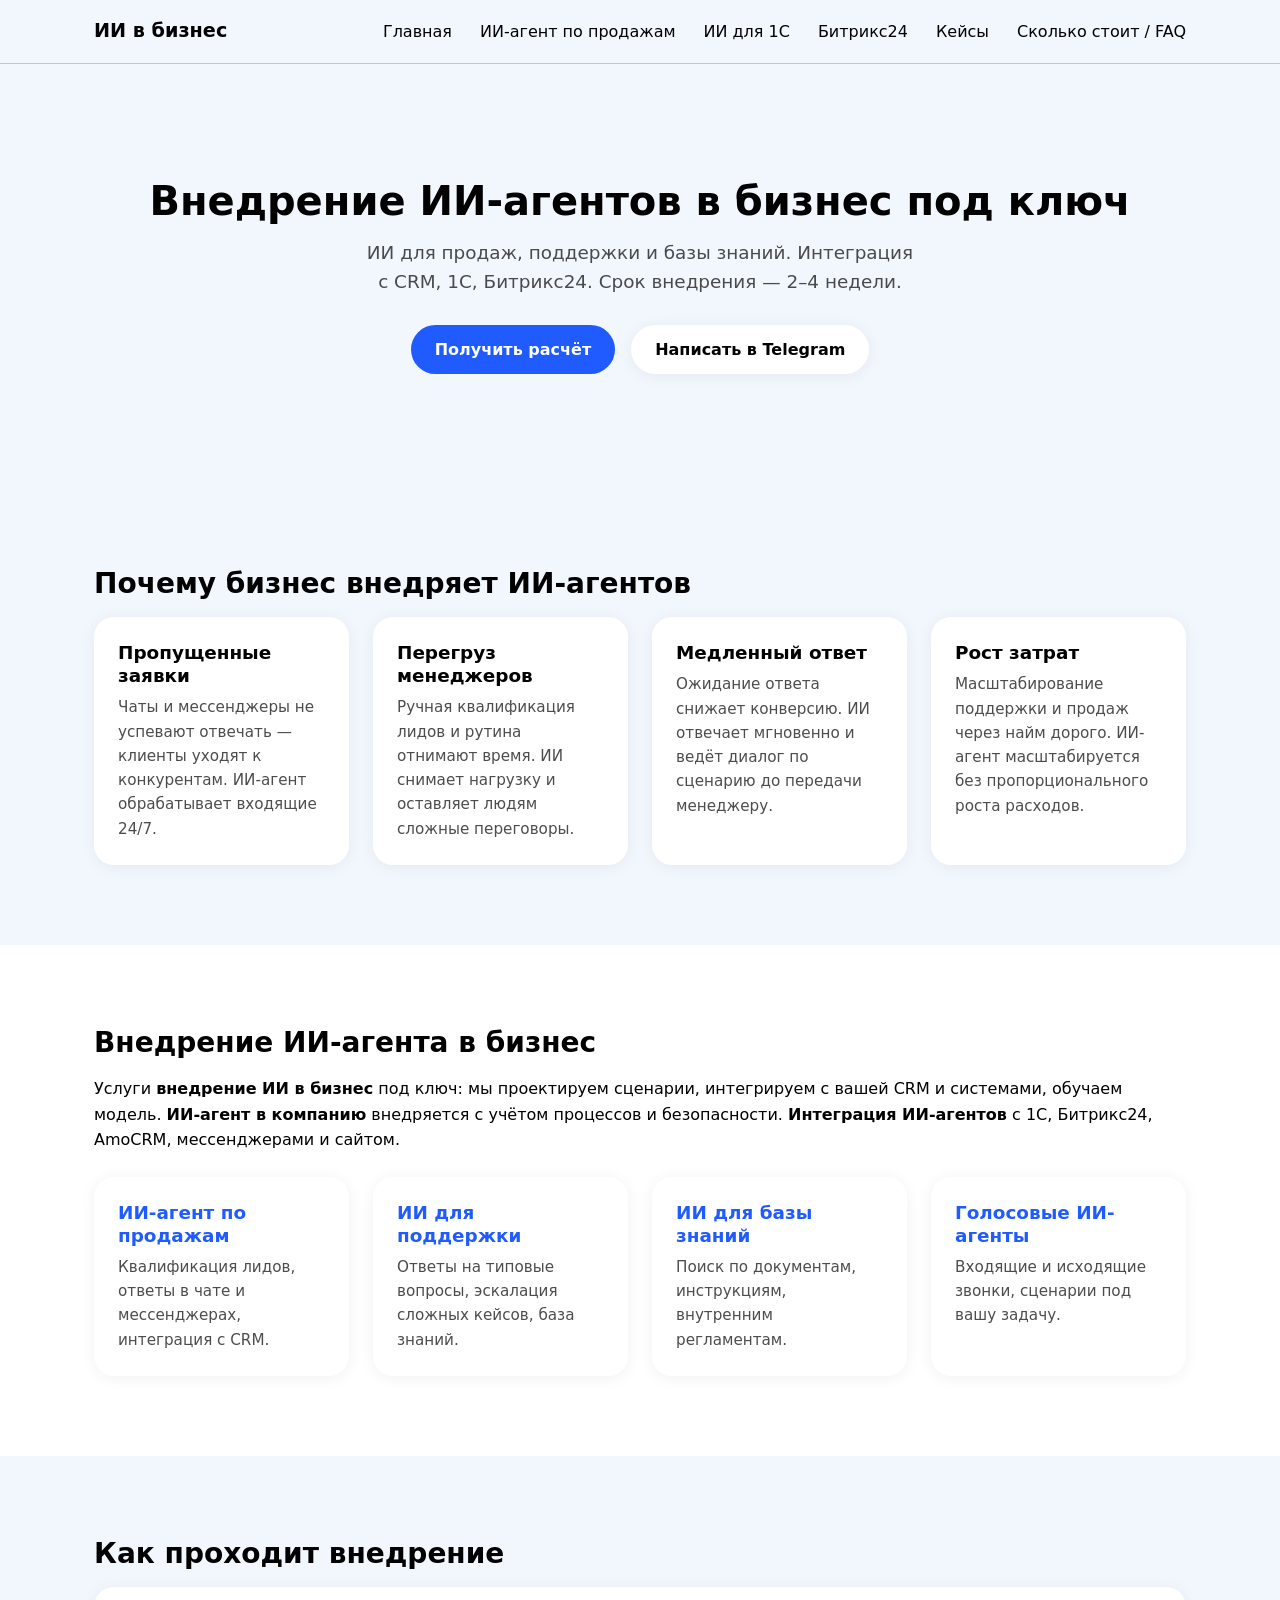
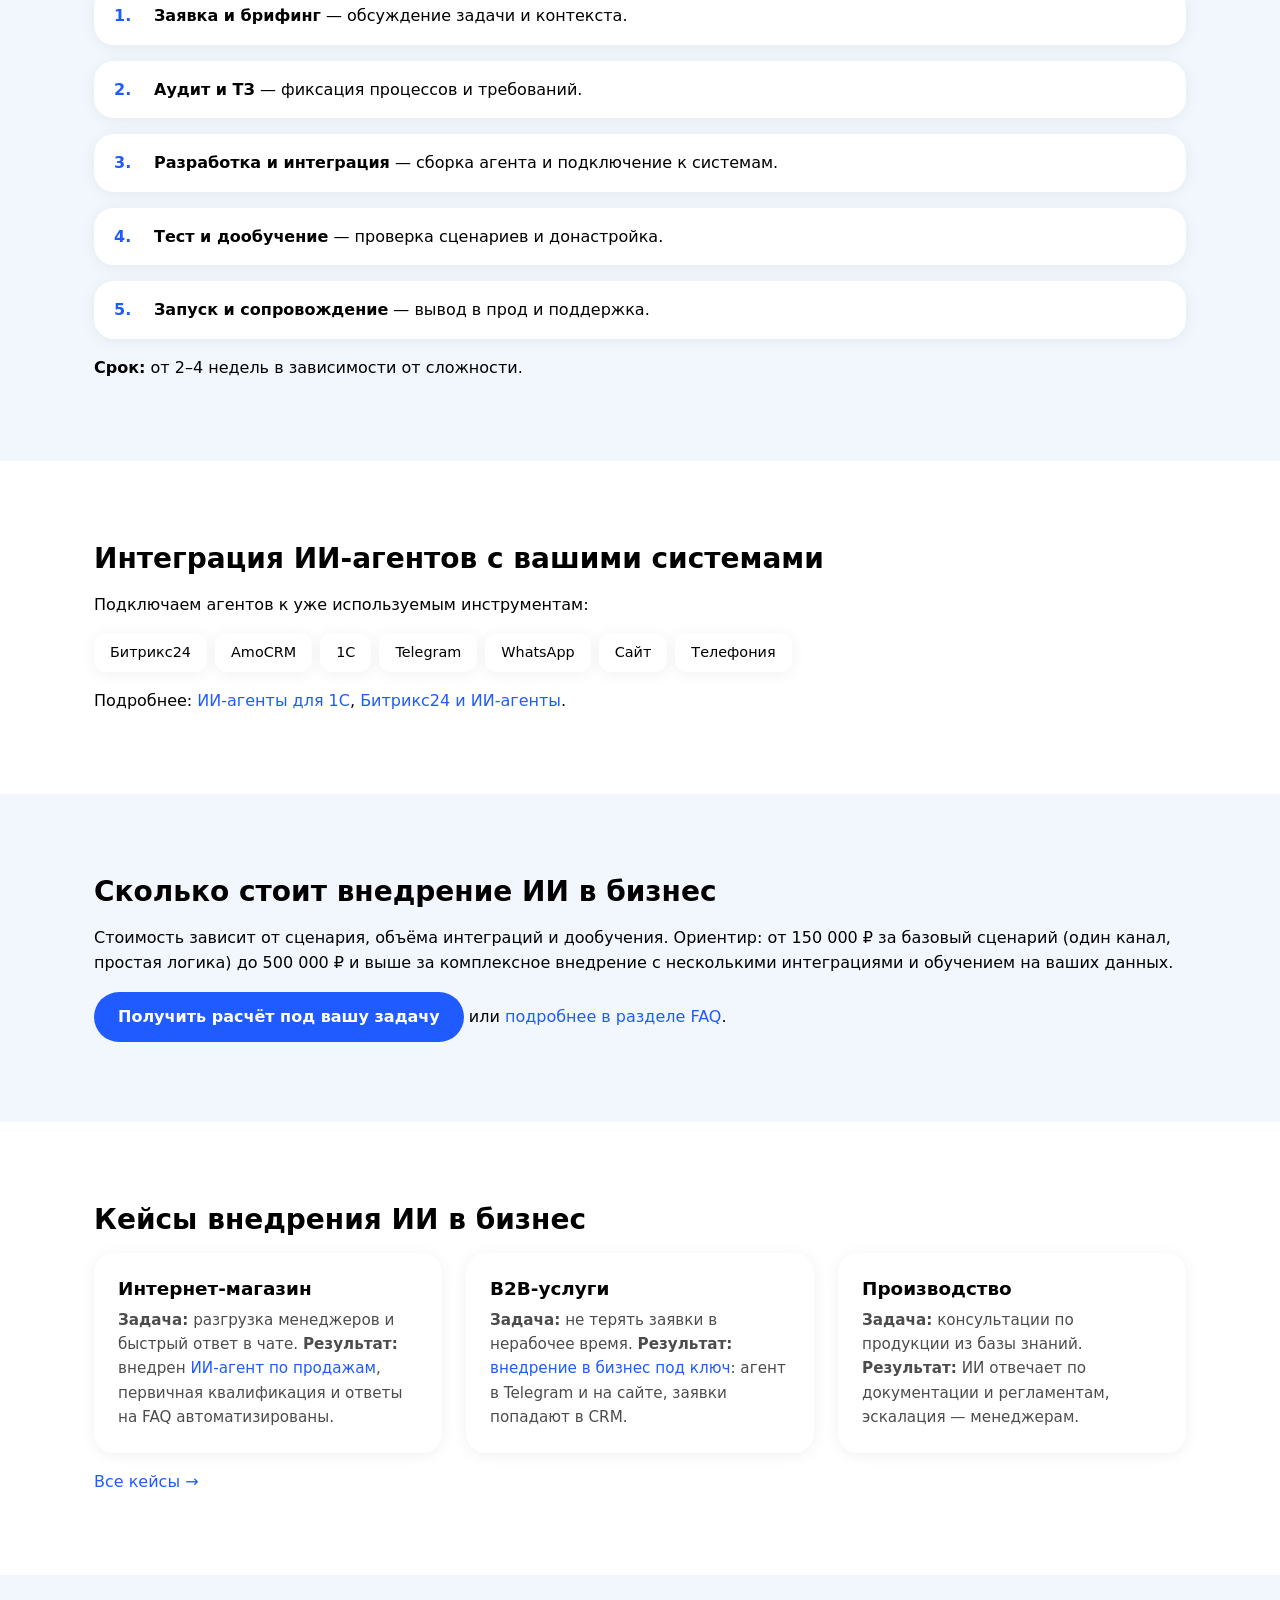
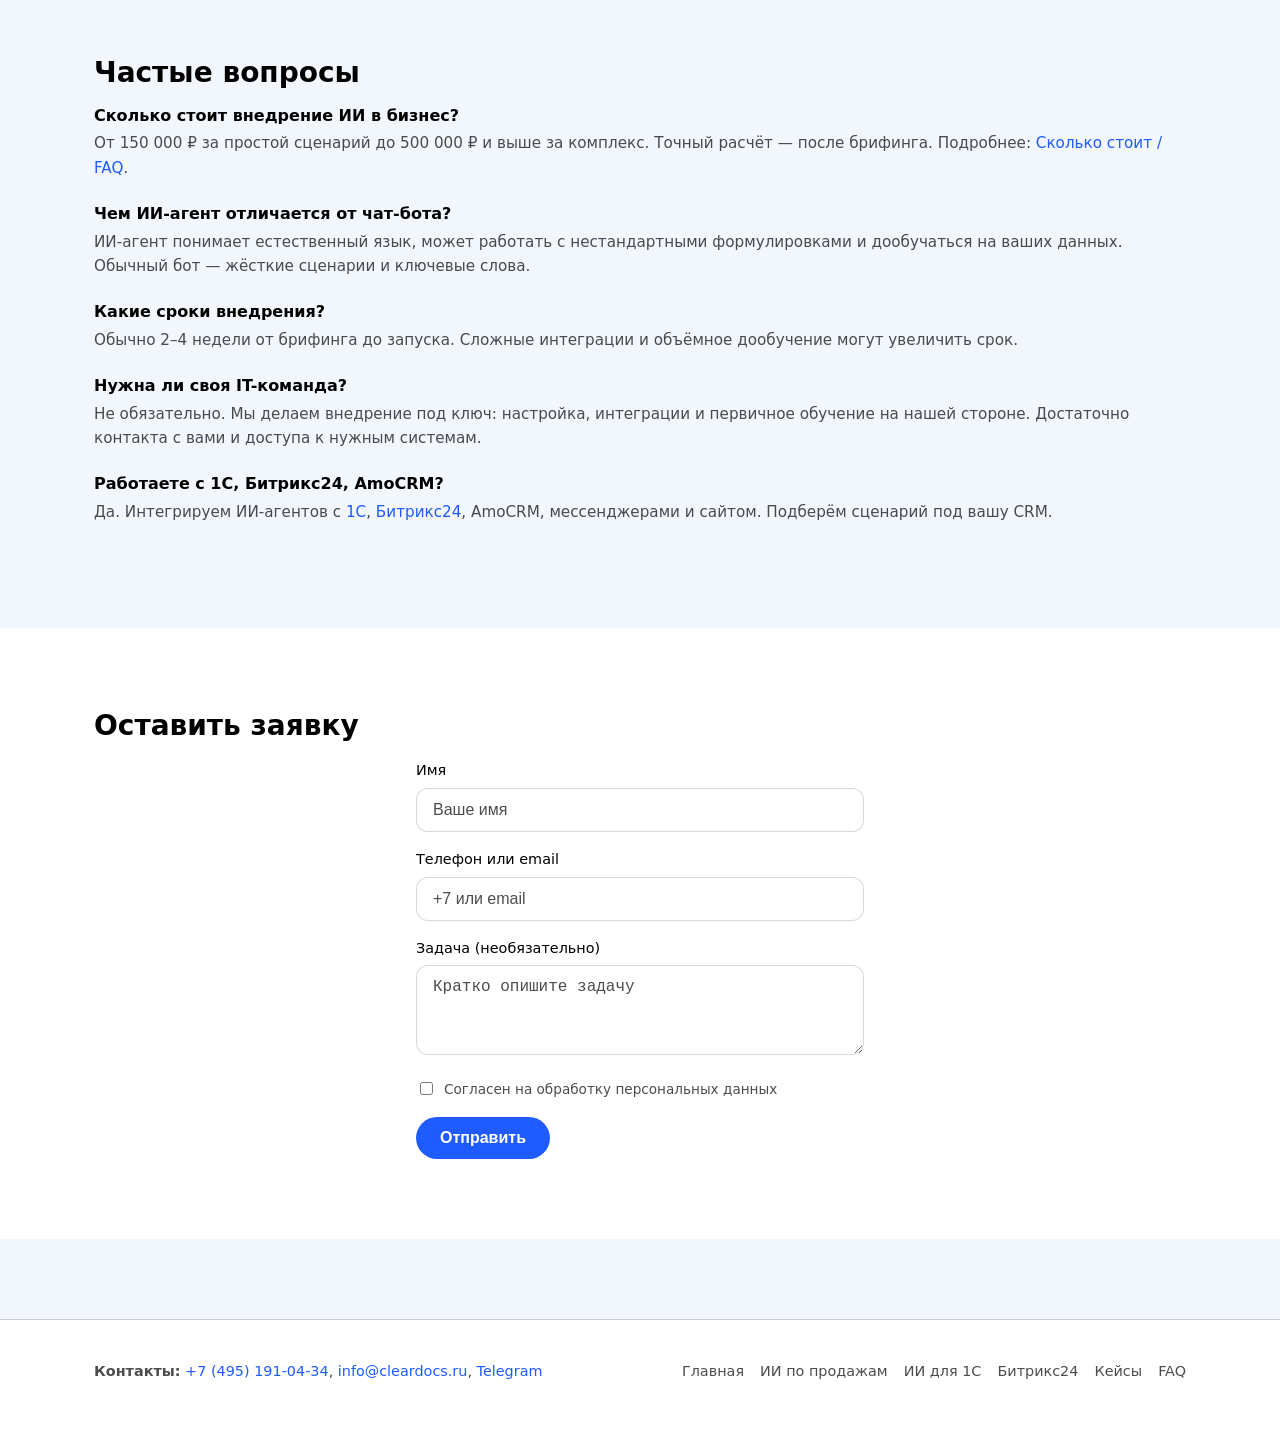
<file: index.html>
<!DOCTYPE html>
<html lang="ru">
<head>
  <meta charset="UTF-8">
  <meta name="viewport" content="width=device-width, initial-scale=1.0">
  <meta name="yandex-verification" content="33d90b6be728fe25">
  <title>Внедрение ИИ в бизнес под ключ — разработка ИИ-агентов для компании</title>
  <meta name="description" content="Внедрение ИИ-агентов в бизнес под ключ: продажи, поддержка, CRM, 1С, Битрикс24. Срок 2–4 недели. Услуги внедрения ИИ в бизнес и интеграция ИИ-агентов.">
  <link rel="icon" href="images/favicon.svg" type="image/svg+xml">
  <link rel="stylesheet" href="css/style.css">
  <!-- Yandex.Metrika counter -->
  <script type="text/javascript">
    (function(m,e,t,r,i,k,a){
        m[i]=m[i]||function(){(m[i].a=m[i].a||[]).push(arguments)};
        m[i].l=1*new Date();
        for (var j = 0; j < document.scripts.length; j++) {if (document.scripts[j].src === r) { return; }}
        k=e.createElement(t),a=e.getElementsByTagName(t)[0],k.async=1,k.src=r,a.parentNode.insertBefore(k,a)
    })(window, document,'script','https://mc.yandex.ru/metrika/tag.js?id=107269222', 'ym');

    ym(107269222, 'init', {ssr:true, webvisor:true, clickmap:true, ecommerce:"dataLayer", referrer: document.referrer, url: location.href, accurateTrackBounce:true, trackLinks:true});
  </script>
  <noscript><div><img src="https://mc.yandex.ru/watch/107269222" style="position:absolute; left:-9999px;" alt="" /></div></noscript>
  <!-- /Yandex.Metrika counter -->
</head>
<body>
  <header class="header">
    <div class="container">
      <a href="index.html" class="logo">ИИ в бизнес</a>
      <button type="button" class="burger" aria-label="Меню" id="burger-btn">☰</button>
      <nav class="nav" id="nav">
        <a href="index.html">Главная</a>
        <a href="sales.html">ИИ-агент по продажам</a>
        <a href="1c.html">ИИ для 1С</a>
        <a href="bitrix24.html">Битрикс24</a>
        <a href="cases.html">Кейсы</a>
        <a href="faq.html">Сколько стоит / FAQ</a>
      </nav>
    </div>
  </header>

  <main>
    <section class="hero section">
      <div class="container">
        <h1>Внедрение ИИ-агентов в бизнес под ключ</h1>
        <p class="lead">ИИ для продаж, поддержки и базы знаний. Интеграция с CRM, 1С, Битрикс24. Срок внедрения — 2–4 недели.</p>
        <div class="hero-actions">
          <a href="#form" class="btn btn-primary">Получить расчёт</a>
          <a href="https://t.me/antonbutov" class="btn btn-secondary" target="_blank" rel="noopener">Написать в Telegram</a>
        </div>
      </div>
    </section>

    <section class="section">
      <div class="container">
        <h2>Почему бизнес внедряет ИИ-агентов</h2>
        <div class="cards cards-4">
          <div class="card">
            <h3>Пропущенные заявки</h3>
            <p>Чаты и мессенджеры не успевают отвечать — клиенты уходят к конкурентам. ИИ-агент обрабатывает входящие 24/7.</p>
          </div>
          <div class="card">
            <h3>Перегруз менеджеров</h3>
            <p>Ручная квалификация лидов и рутина отнимают время. ИИ снимает нагрузку и оставляет людям сложные переговоры.</p>
          </div>
          <div class="card">
            <h3>Медленный ответ</h3>
            <p>Ожидание ответа снижает конверсию. ИИ отвечает мгновенно и ведёт диалог по сценарию до передачи менеджеру.</p>
          </div>
          <div class="card">
            <h3>Рост затрат</h3>
            <p>Масштабирование поддержки и продаж через найм дорого. ИИ-агент масштабируется без пропорционального роста расходов.</p>
          </div>
        </div>
      </div>
    </section>

    <section class="section section-alt">
      <div class="container">
        <h2>Внедрение ИИ-агента в бизнес</h2>
        <p>Услуги <strong>внедрение ИИ в бизнес</strong> под ключ: мы проектируем сценарии, интегрируем с вашей CRM и системами, обучаем модель. <strong>ИИ-агент в компанию</strong> внедряется с учётом процессов и безопасности. <strong>Интеграция ИИ-агентов</strong> с 1С, Битрикс24, AmoCRM, мессенджерами и сайтом.</p>
        <div class="cards cards-4" style="margin-top: 1.5rem;">
          <div class="card">
            <h3><a href="sales.html">ИИ-агент по продажам</a></h3>
            <p>Квалификация лидов, ответы в чате и мессенджерах, интеграция с CRM.</p>
          </div>
          <div class="card">
            <h3><a href="sales.html">ИИ для поддержки</a></h3>
            <p>Ответы на типовые вопросы, эскалация сложных кейсов, база знаний.</p>
          </div>
          <div class="card">
            <h3><a href="index.html#form">ИИ для базы знаний</a></h3>
            <p>Поиск по документам, инструкциям, внутренним регламентам.</p>
          </div>
          <div class="card">
            <h3><a href="index.html#form">Голосовые ИИ-агенты</a></h3>
            <p>Входящие и исходящие звонки, сценарии под вашу задачу.</p>
          </div>
        </div>
      </div>
    </section>

    <section class="section">
      <div class="container">
        <h2>Как проходит внедрение</h2>
        <ol class="steps">
          <li><span class="num">1.</span><span><span class="title">Заявка и брифинг</span> — обсуждение задачи и контекста.</span></li>
          <li><span class="num">2.</span><span><span class="title">Аудит и ТЗ</span> — фиксация процессов и требований.</span></li>
          <li><span class="num">3.</span><span><span class="title">Разработка и интеграция</span> — сборка агента и подключение к системам.</span></li>
          <li><span class="num">4.</span><span><span class="title">Тест и дообучение</span> — проверка сценариев и донастройка.</span></li>
          <li><span class="num">5.</span><span><span class="title">Запуск и сопровождение</span> — вывод в прод и поддержка.</span></li>
        </ol>
        <p><strong>Срок:</strong> от 2–4 недель в зависимости от сложности.</p>
      </div>
    </section>

    <section class="section section-alt">
      <div class="container">
        <h2>Интеграция ИИ-агентов с вашими системами</h2>
        <p>Подключаем агентов к уже используемым инструментам:</p>
        <div class="integrations" style="margin-top: 1rem;">
          <a href="bitrix24.html">Битрикс24</a>
          <a href="https://www.amocrm.ru/" target="_blank" rel="noopener">AmoCRM</a>
          <a href="1c.html">1С</a>
          <a href="index.html">Telegram</a>
          <a href="index.html">WhatsApp</a>
          <a href="index.html">Сайт</a>
          <a href="index.html">Телефония</a>
        </div>
        <p style="margin-top: 1rem;">Подробнее: <a href="1c.html">ИИ-агенты для 1С</a>, <a href="bitrix24.html">Битрикс24 и ИИ-агенты</a>.</p>
      </div>
    </section>

    <section class="section">
      <div class="container">
        <h2>Сколько стоит внедрение ИИ в бизнес</h2>
        <p>Стоимость зависит от сценария, объёма интеграций и дообучения. Ориентир: от 150 000 ₽ за базовый сценарий (один канал, простая логика) до 500 000 ₽ и выше за комплексное внедрение с несколькими интеграциями и обучением на ваших данных.</p>
        <p><a href="#form" class="btn btn-primary">Получить расчёт под вашу задачу</a> или <a href="faq.html">подробнее в разделе FAQ</a>.</p>
      </div>
    </section>

    <section class="section section-alt">
      <div class="container">
        <h2>Кейсы внедрения ИИ в бизнес</h2>
        <div class="cards cards-3">
          <div class="card">
            <h3>Интернет-магазин</h3>
            <p><strong>Задача:</strong> разгрузка менеджеров и быстрый ответ в чате. <strong>Результат:</strong> внедрен <a href="sales.html">ИИ-агент по продажам</a>, первичная квалификация и ответы на FAQ автоматизированы.</p>
          </div>
          <div class="card">
            <h3>B2B-услуги</h3>
            <p><strong>Задача:</strong> не терять заявки в нерабочее время. <strong>Результат:</strong> <a href="index.html">внедрение в бизнес под ключ</a>: агент в Telegram и на сайте, заявки попадают в CRM.</p>
          </div>
          <div class="card">
            <h3>Производство</h3>
            <p><strong>Задача:</strong> консультации по продукции из базы знаний. <strong>Результат:</strong> ИИ отвечает по документации и регламентам, эскалация — менеджерам.</p>
          </div>
        </div>
        <p style="margin-top: 1rem;"><a href="cases.html">Все кейсы →</a></p>
      </div>
    </section>

    <section class="section">
      <div class="container">
        <h2>Частые вопросы</h2>
        <div class="faq-item">
          <h3>Сколько стоит внедрение ИИ в бизнес?</h3>
          <p>От 150 000 ₽ за простой сценарий до 500 000 ₽ и выше за комплекс. Точный расчёт — после брифинга. Подробнее: <a href="faq.html">Сколько стоит / FAQ</a>.</p>
        </div>
        <div class="faq-item">
          <h3>Чем ИИ-агент отличается от чат-бота?</h3>
          <p>ИИ-агент понимает естественный язык, может работать с нестандартными формулировками и дообучаться на ваших данных. Обычный бот — жёсткие сценарии и ключевые слова.</p>
        </div>
        <div class="faq-item">
          <h3>Какие сроки внедрения?</h3>
          <p>Обычно 2–4 недели от брифинга до запуска. Сложные интеграции и объёмное дообучение могут увеличить срок.</p>
        </div>
        <div class="faq-item">
          <h3>Нужна ли своя IT-команда?</h3>
          <p>Не обязательно. Мы делаем внедрение под ключ: настройка, интеграции и первичное обучение на нашей стороне. Достаточно контакта с вами и доступа к нужным системам.</p>
        </div>
        <div class="faq-item">
          <h3>Работаете с 1С, Битрикс24, AmoCRM?</h3>
          <p>Да. Интегрируем ИИ-агентов с <a href="1c.html">1С</a>, <a href="bitrix24.html">Битрикс24</a>, AmoCRM, мессенджерами и сайтом. Подберём сценарий под вашу CRM.</p>
        </div>
      </div>
    </section>

    <section class="section section-alt" id="form">
      <div class="container">
        <h2>Оставить заявку</h2>
        <form class="form-section" action="https://formspree.io/f/myknwpan" method="post" id="request-form">
          <div class="form-group">
            <label for="name">Имя</label>
            <input type="text" id="name" name="name" required placeholder="Ваше имя">
          </div>
          <div class="form-group">
            <label for="contact">Телефон или email</label>
            <input type="text" id="contact" name="contact" required placeholder="+7 или email">
          </div>
          <div class="form-group">
            <label for="task">Задача (необязательно)</label>
            <textarea id="task" name="task" placeholder="Кратко опишите задачу"></textarea>
          </div>
          <div class="form-checkbox">
            <input type="checkbox" id="privacy" name="privacy" required>
            <label for="privacy">Согласен на обработку персональных данных</label>
          </div>
          <button type="submit" class="btn btn-primary">Отправить</button>
        </form>
      </div>
    </section>
  </main>

  <footer class="footer">
    <div class="container">
      <div>
        <p><strong>Контакты:</strong> <a href="tel:+74951910434">+7 (495) 191-04-34</a>, <a href="mailto:info@cleardocs.ru">info@cleardocs.ru</a>, <a href="https://t.me/antonbutov" target="_blank" rel="noopener">Telegram</a></p>
      </div>
      <nav class="footer-nav">
        <a href="index.html">Главная</a>
        <a href="sales.html">ИИ по продажам</a>
        <a href="1c.html">ИИ для 1С</a>
        <a href="bitrix24.html">Битрикс24</a>
        <a href="cases.html">Кейсы</a>
        <a href="faq.html">FAQ</a>
      </nav>
    </div>
  </footer>

  <script src="js/main.js"></script>
</body>
</html>
</file>
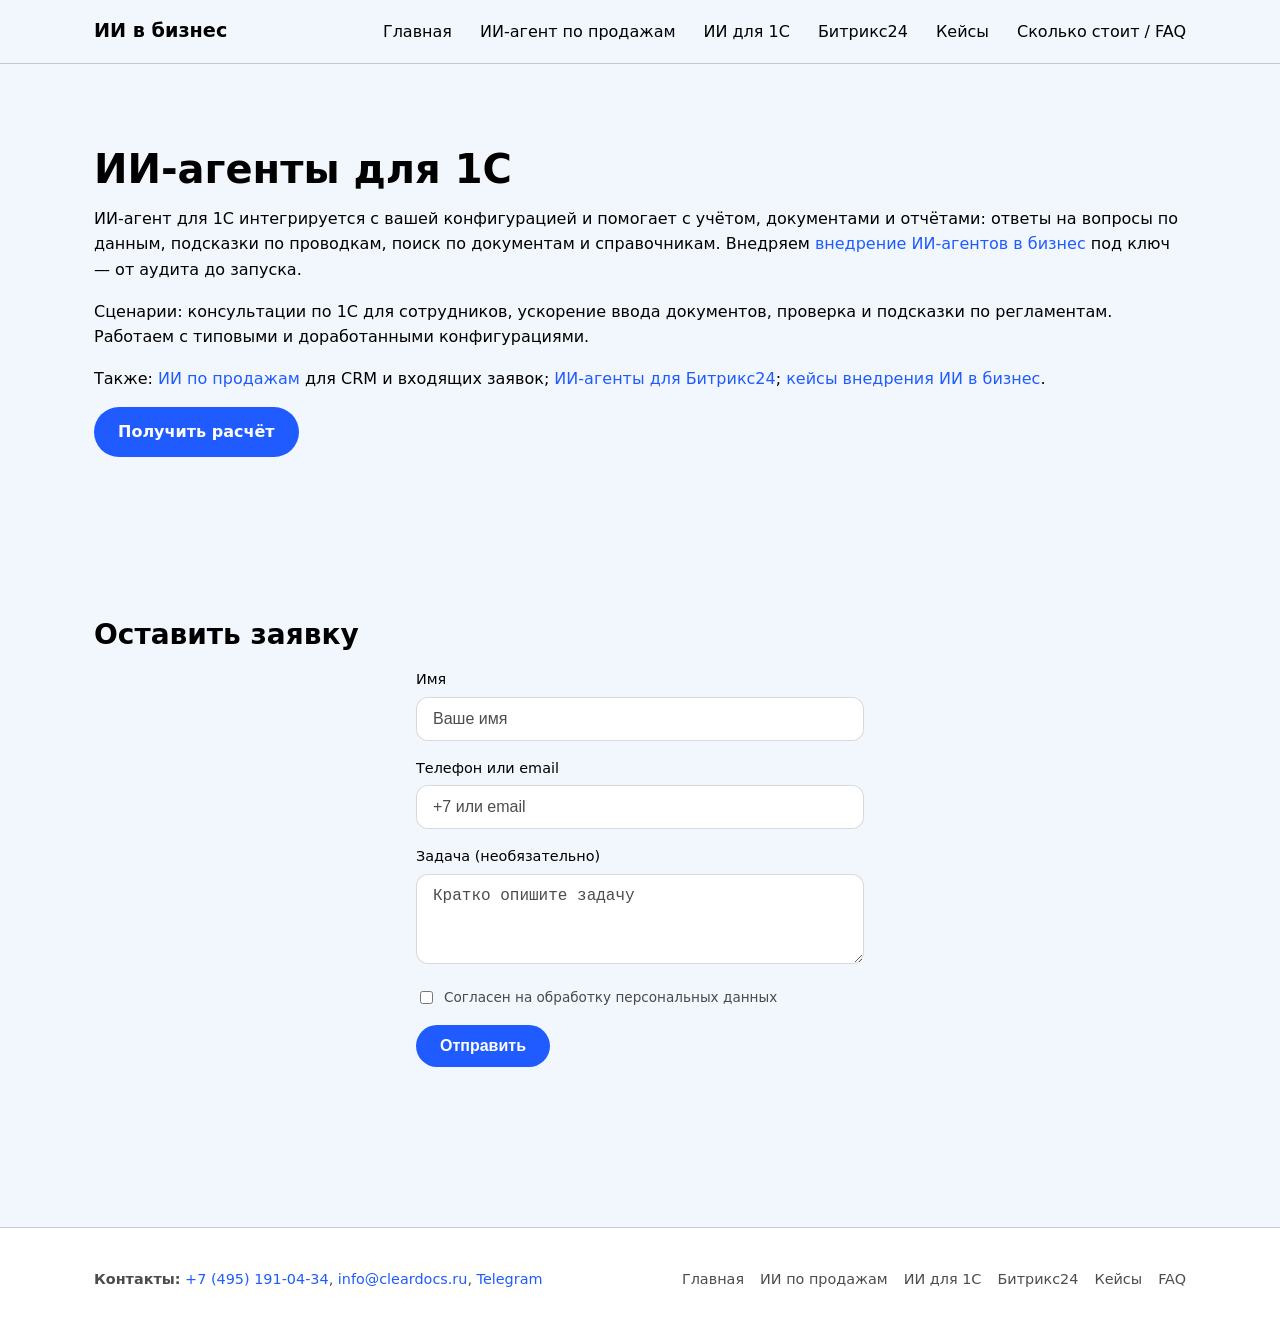
<file: 1c.html>
<!DOCTYPE html>
<html lang="ru">
<head>
  <meta charset="UTF-8">
  <meta name="viewport" content="width=device-width, initial-scale=1.0">
  <meta name="yandex-verification" content="33d90b6be728fe25">
  <title>ИИ-агент для 1С — ИИ-агенты для 1С, внедрение в бизнес</title>
  <meta name="description" content="ИИ-агенты для 1С: интеграция с учётом, документами и отчётами. Внедрение ИИ-агентов в бизнес под ключ.">
  <link rel="icon" href="images/favicon.svg" type="image/svg+xml">
  <link rel="stylesheet" href="css/style.css">
  <!-- Yandex.Metrika counter -->
  <script type="text/javascript">
    (function(m,e,t,r,i,k,a){
        m[i]=m[i]||function(){(m[i].a=m[i].a||[]).push(arguments)};
        m[i].l=1*new Date();
        for (var j = 0; j < document.scripts.length; j++) {if (document.scripts[j].src === r) { return; }}
        k=e.createElement(t),a=e.getElementsByTagName(t)[0],k.async=1,k.src=r,a.parentNode.insertBefore(k,a)
    })(window, document,'script','https://mc.yandex.ru/metrika/tag.js?id=107269222', 'ym');

    ym(107269222, 'init', {ssr:true, webvisor:true, clickmap:true, ecommerce:"dataLayer", referrer: document.referrer, url: location.href, accurateTrackBounce:true, trackLinks:true});
  </script>
  <noscript><div><img src="https://mc.yandex.ru/watch/107269222" style="position:absolute; left:-9999px;" alt="" /></div></noscript>
  <!-- /Yandex.Metrika counter -->
</head>
<body>
  <header class="header">
    <div class="container">
      <a href="index.html" class="logo">ИИ в бизнес</a>
      <button type="button" class="burger" aria-label="Меню" id="burger-btn">☰</button>
      <nav class="nav" id="nav">
        <a href="index.html">Главная</a>
        <a href="sales.html">ИИ-агент по продажам</a>
        <a href="1c.html">ИИ для 1С</a>
        <a href="bitrix24.html">Битрикс24</a>
        <a href="cases.html">Кейсы</a>
        <a href="faq.html">Сколько стоит / FAQ</a>
      </nav>
    </div>
  </header>

  <main>
    <section class="section">
      <div class="container">
        <h1>ИИ-агенты для 1С</h1>
        <p>ИИ-агент для 1С интегрируется с вашей конфигурацией и помогает с учётом, документами и отчётами: ответы на вопросы по данным, подсказки по проводкам, поиск по документам и справочникам. Внедряем <a href="index.html">внедрение ИИ-агентов в бизнес</a> под ключ — от аудита до запуска.</p>
        <p>Сценарии: консультации по 1С для сотрудников, ускорение ввода документов, проверка и подсказки по регламентам. Работаем с типовыми и доработанными конфигурациями.</p>
        <p>Также: <a href="sales.html">ИИ по продажам</a> для CRM и входящих заявок; <a href="bitrix24.html">ИИ-агенты для Битрикс24</a>; <a href="cases.html">кейсы внедрения ИИ в бизнес</a>.</p>
        <p><a href="index.html#form" class="btn btn-primary">Получить расчёт</a></p>
      </div>
    </section>

    <section class="section" id="form">
      <div class="container">
        <h2>Оставить заявку</h2>
        <form class="form-section" action="https://formspree.io/f/myknwpan" method="post">
          <div class="form-group">
            <label for="name">Имя</label>
            <input type="text" id="name" name="name" required placeholder="Ваше имя">
          </div>
          <div class="form-group">
            <label for="contact">Телефон или email</label>
            <input type="text" id="contact" name="contact" required placeholder="+7 или email">
          </div>
          <div class="form-group">
            <label for="task">Задача (необязательно)</label>
            <textarea id="task" name="task" placeholder="Кратко опишите задачу"></textarea>
          </div>
          <div class="form-checkbox">
            <input type="checkbox" id="privacy" name="privacy" required>
            <label for="privacy">Согласен на обработку персональных данных</label>
          </div>
          <button type="submit" class="btn btn-primary">Отправить</button>
        </form>
      </div>
    </section>
  </main>

  <footer class="footer">
    <div class="container">
      <div>
        <p><strong>Контакты:</strong> <a href="tel:+74951910434">+7 (495) 191-04-34</a>, <a href="mailto:info@cleardocs.ru">info@cleardocs.ru</a>, <a href="https://t.me/antonbutov" target="_blank" rel="noopener">Telegram</a></p>
      </div>
      <nav class="footer-nav">
        <a href="index.html">Главная</a>
        <a href="sales.html">ИИ по продажам</a>
        <a href="1c.html">ИИ для 1С</a>
        <a href="bitrix24.html">Битрикс24</a>
        <a href="cases.html">Кейсы</a>
        <a href="faq.html">FAQ</a>
      </nav>
    </div>
  </footer>

  <script src="js/main.js"></script>
</body>
</html>
</file>
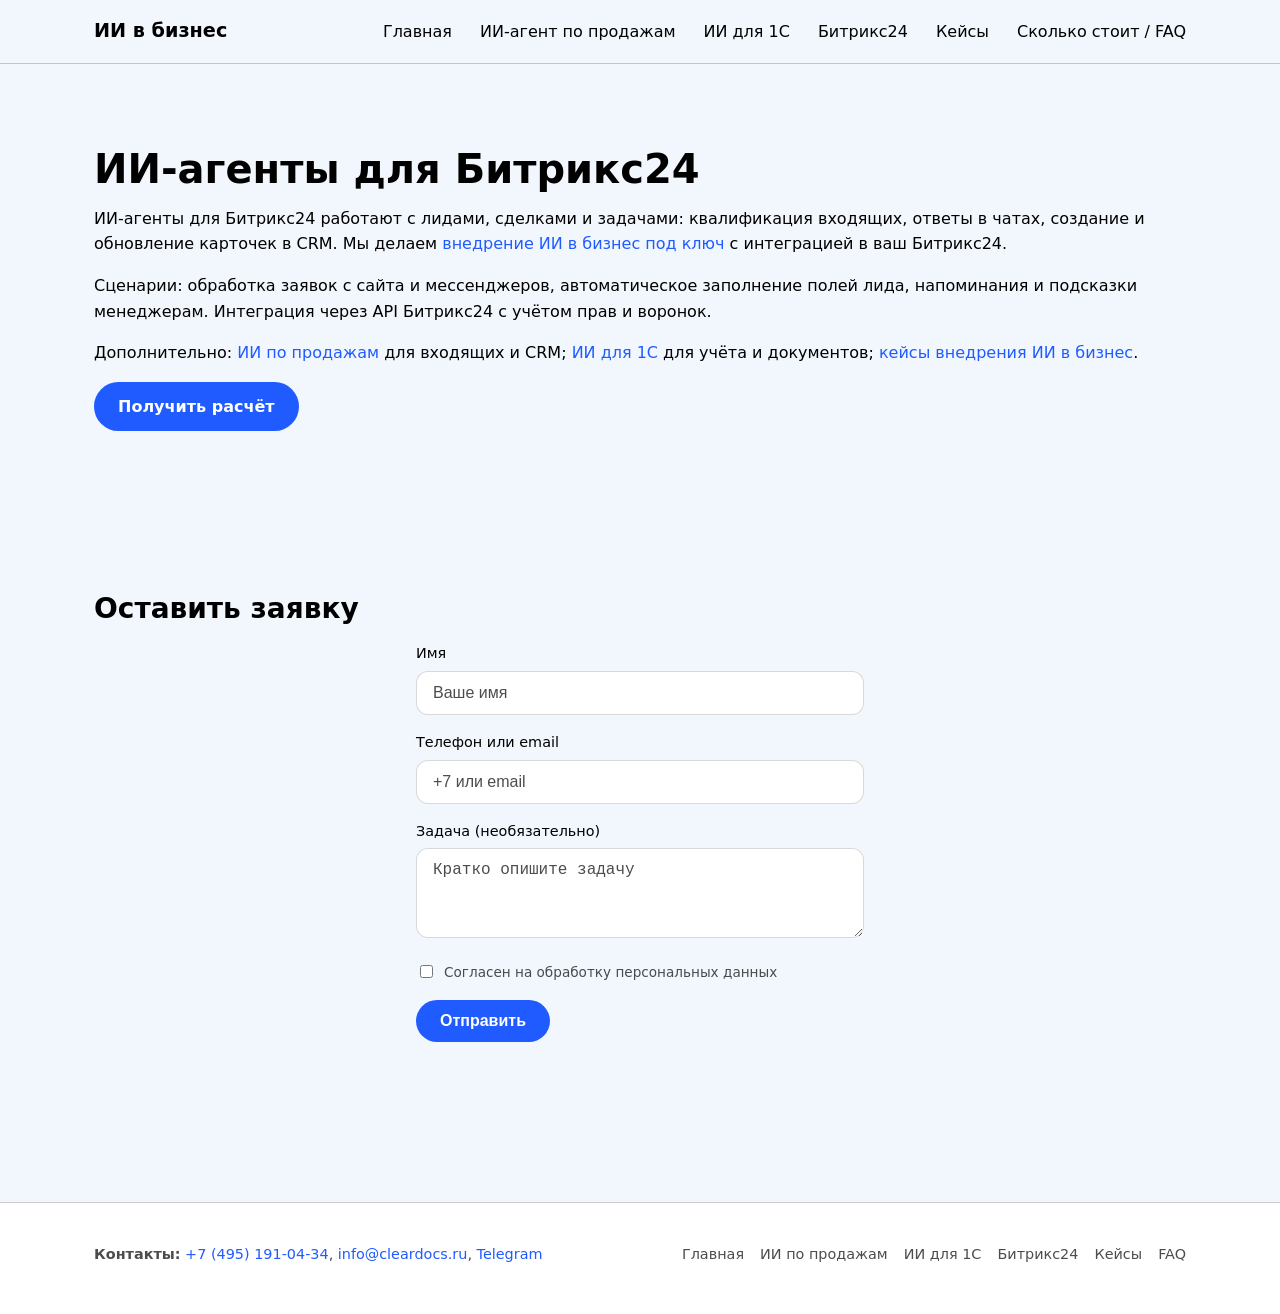
<file: bitrix24.html>
<!DOCTYPE html>
<html lang="ru">
<head>
  <meta charset="UTF-8">
  <meta name="viewport" content="width=device-width, initial-scale=1.0">
  <meta name="yandex-verification" content="33d90b6be728fe25">
  <title>ИИ-агенты для Битрикс24 — интеграция ИИ с CRM</title>
  <meta name="description" content="ИИ-агенты для Битрикс24: интеграция с CRM, задачами и лидами. Внедрение ИИ в бизнес под ключ.">
  <link rel="icon" href="images/favicon.svg" type="image/svg+xml">
  <link rel="stylesheet" href="css/style.css">
  <!-- Yandex.Metrika counter -->
  <script type="text/javascript">
    (function(m,e,t,r,i,k,a){
        m[i]=m[i]||function(){(m[i].a=m[i].a||[]).push(arguments)};
        m[i].l=1*new Date();
        for (var j = 0; j < document.scripts.length; j++) {if (document.scripts[j].src === r) { return; }}
        k=e.createElement(t),a=e.getElementsByTagName(t)[0],k.async=1,k.src=r,a.parentNode.insertBefore(k,a)
    })(window, document,'script','https://mc.yandex.ru/metrika/tag.js?id=107269222', 'ym');

    ym(107269222, 'init', {ssr:true, webvisor:true, clickmap:true, ecommerce:"dataLayer", referrer: document.referrer, url: location.href, accurateTrackBounce:true, trackLinks:true});
  </script>
  <noscript><div><img src="https://mc.yandex.ru/watch/107269222" style="position:absolute; left:-9999px;" alt="" /></div></noscript>
  <!-- /Yandex.Metrika counter -->
</head>
<body>
  <header class="header">
    <div class="container">
      <a href="index.html" class="logo">ИИ в бизнес</a>
      <button type="button" class="burger" aria-label="Меню" id="burger-btn">☰</button>
      <nav class="nav" id="nav">
        <a href="index.html">Главная</a>
        <a href="sales.html">ИИ-агент по продажам</a>
        <a href="1c.html">ИИ для 1С</a>
        <a href="bitrix24.html">Битрикс24</a>
        <a href="cases.html">Кейсы</a>
        <a href="faq.html">Сколько стоит / FAQ</a>
      </nav>
    </div>
  </header>

  <main>
    <section class="section">
      <div class="container">
        <h1>ИИ-агенты для Битрикс24</h1>
        <p>ИИ-агенты для Битрикс24 работают с лидами, сделками и задачами: квалификация входящих, ответы в чатах, создание и обновление карточек в CRM. Мы делаем <a href="index.html">внедрение ИИ в бизнес под ключ</a> с интеграцией в ваш Битрикс24.</p>
        <p>Сценарии: обработка заявок с сайта и мессенджеров, автоматическое заполнение полей лида, напоминания и подсказки менеджерам. Интеграция через API Битрикс24 с учётом прав и воронок.</p>
        <p>Дополнительно: <a href="sales.html">ИИ по продажам</a> для входящих и CRM; <a href="1c.html">ИИ для 1С</a> для учёта и документов; <a href="cases.html">кейсы внедрения ИИ в бизнес</a>.</p>
        <p><a href="index.html#form" class="btn btn-primary">Получить расчёт</a></p>
      </div>
    </section>

    <section class="section" id="form">
      <div class="container">
        <h2>Оставить заявку</h2>
        <form class="form-section" action="https://formspree.io/f/myknwpan" method="post">
          <div class="form-group">
            <label for="name">Имя</label>
            <input type="text" id="name" name="name" required placeholder="Ваше имя">
          </div>
          <div class="form-group">
            <label for="contact">Телефон или email</label>
            <input type="text" id="contact" name="contact" required placeholder="+7 или email">
          </div>
          <div class="form-group">
            <label for="task">Задача (необязательно)</label>
            <textarea id="task" name="task" placeholder="Кратко опишите задачу"></textarea>
          </div>
          <div class="form-checkbox">
            <input type="checkbox" id="privacy" name="privacy" required>
            <label for="privacy">Согласен на обработку персональных данных</label>
          </div>
          <button type="submit" class="btn btn-primary">Отправить</button>
        </form>
      </div>
    </section>
  </main>

  <footer class="footer">
    <div class="container">
      <div>
        <p><strong>Контакты:</strong> <a href="tel:+74951910434">+7 (495) 191-04-34</a>, <a href="mailto:info@cleardocs.ru">info@cleardocs.ru</a>, <a href="https://t.me/antonbutov" target="_blank" rel="noopener">Telegram</a></p>
      </div>
      <nav class="footer-nav">
        <a href="index.html">Главная</a>
        <a href="sales.html">ИИ по продажам</a>
        <a href="1c.html">ИИ для 1С</a>
        <a href="bitrix24.html">Битрикс24</a>
        <a href="cases.html">Кейсы</a>
        <a href="faq.html">FAQ</a>
      </nav>
    </div>
  </footer>

  <script src="js/main.js"></script>
</body>
</html>
</file>
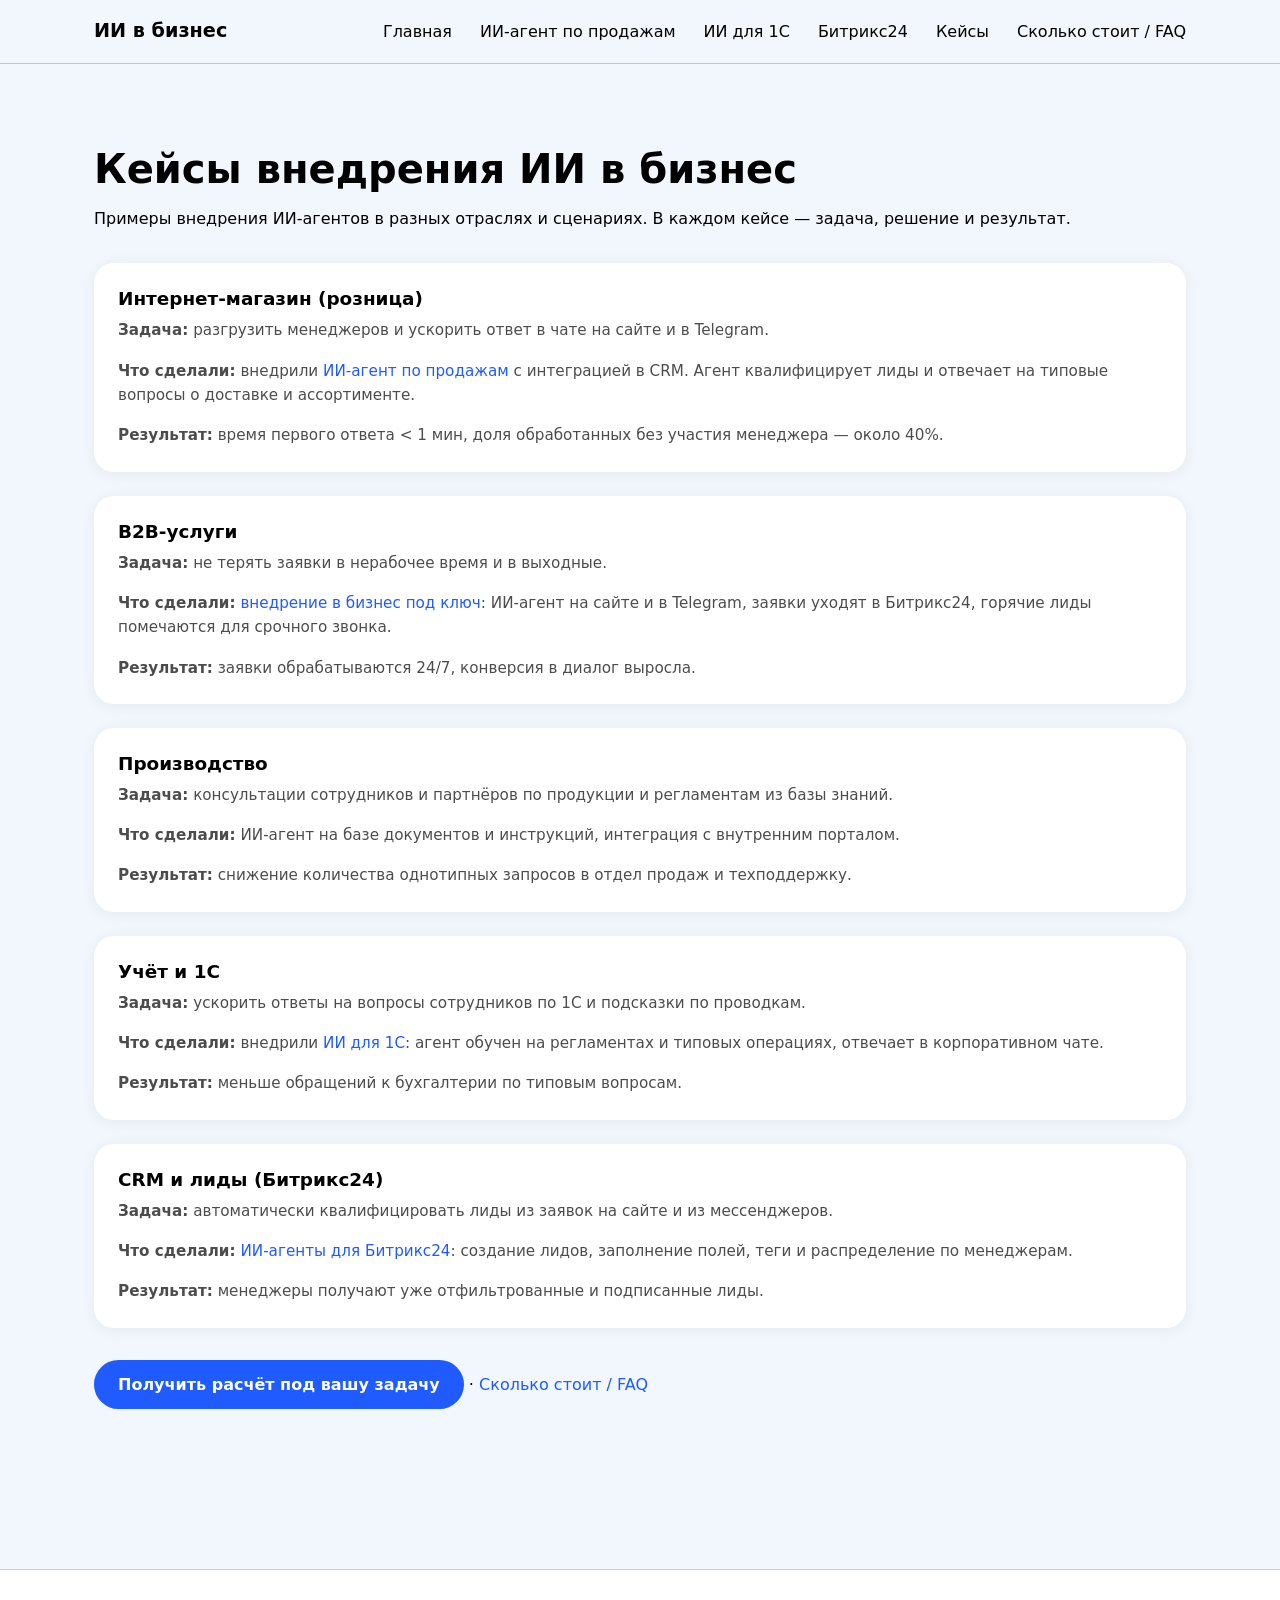
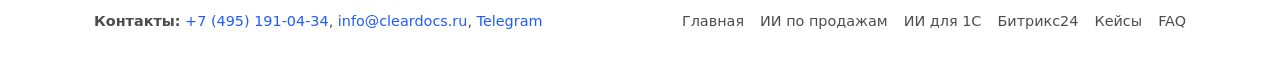
<file: cases.html>
<!DOCTYPE html>
<html lang="ru">
<head>
  <meta charset="UTF-8">
  <meta name="viewport" content="width=device-width, initial-scale=1.0">
  <meta name="yandex-verification" content="33d90b6be728fe25">
  <title>Кейсы внедрения ИИ в бизнес — ИИ-агенты под ключ</title>
  <meta name="description" content="Кейсы внедрения ИИ в бизнес: продажи, поддержка, 1С, CRM. Реальные примеры внедрения ИИ-агентов под ключ.">
  <link rel="icon" href="images/favicon.svg" type="image/svg+xml">
  <link rel="stylesheet" href="css/style.css">
  <!-- Yandex.Metrika counter -->
  <script type="text/javascript">
    (function(m,e,t,r,i,k,a){
        m[i]=m[i]||function(){(m[i].a=m[i].a||[]).push(arguments)};
        m[i].l=1*new Date();
        for (var j = 0; j < document.scripts.length; j++) {if (document.scripts[j].src === r) { return; }}
        k=e.createElement(t),a=e.getElementsByTagName(t)[0],k.async=1,k.src=r,a.parentNode.insertBefore(k,a)
    })(window, document,'script','https://mc.yandex.ru/metrika/tag.js?id=107269222', 'ym');

    ym(107269222, 'init', {ssr:true, webvisor:true, clickmap:true, ecommerce:"dataLayer", referrer: document.referrer, url: location.href, accurateTrackBounce:true, trackLinks:true});
  </script>
  <noscript><div><img src="https://mc.yandex.ru/watch/107269222" style="position:absolute; left:-9999px;" alt="" /></div></noscript>
  <!-- /Yandex.Metrika counter -->
</head>
<body>
  <header class="header">
    <div class="container">
      <a href="index.html" class="logo">ИИ в бизнес</a>
      <button type="button" class="burger" aria-label="Меню" id="burger-btn">☰</button>
      <nav class="nav" id="nav">
        <a href="index.html">Главная</a>
        <a href="sales.html">ИИ-агент по продажам</a>
        <a href="1c.html">ИИ для 1С</a>
        <a href="bitrix24.html">Битрикс24</a>
        <a href="cases.html">Кейсы</a>
        <a href="faq.html">Сколько стоит / FAQ</a>
      </nav>
    </div>
  </header>

  <main>
    <section class="section">
      <div class="container">
        <h1>Кейсы внедрения ИИ в бизнес</h1>
        <p>Примеры внедрения ИИ-агентов в разных отраслях и сценариях. В каждом кейсе — задача, решение и результат.</p>

        <div class="cards" style="margin-top: 2rem;">
          <div class="card">
            <h3>Интернет-магазин (розница)</h3>
            <p><strong>Задача:</strong> разгрузить менеджеров и ускорить ответ в чате на сайте и в Telegram.</p>
            <p><strong>Что сделали:</strong> внедрили <a href="sales.html">ИИ-агент по продажам</a> с интеграцией в CRM. Агент квалифицирует лиды и отвечает на типовые вопросы о доставке и ассортименте.</p>
            <p><strong>Результат:</strong> время первого ответа &lt; 1 мин, доля обработанных без участия менеджера — около 40%.</p>
          </div>

          <div class="card">
            <h3>B2B-услуги</h3>
            <p><strong>Задача:</strong> не терять заявки в нерабочее время и в выходные.</p>
            <p><strong>Что сделали:</strong> <a href="index.html">внедрение в бизнес под ключ</a>: ИИ-агент на сайте и в Telegram, заявки уходят в Битрикс24, горячие лиды помечаются для срочного звонка.</p>
            <p><strong>Результат:</strong> заявки обрабатываются 24/7, конверсия в диалог выросла.</p>
          </div>

          <div class="card">
            <h3>Производство</h3>
            <p><strong>Задача:</strong> консультации сотрудников и партнёров по продукции и регламентам из базы знаний.</p>
            <p><strong>Что сделали:</strong> ИИ-агент на базе документов и инструкций, интеграция с внутренним порталом.</p>
            <p><strong>Результат:</strong> снижение количества однотипных запросов в отдел продаж и техподдержку.</p>
          </div>

          <div class="card">
            <h3>Учёт и 1С</h3>
            <p><strong>Задача:</strong> ускорить ответы на вопросы сотрудников по 1С и подсказки по проводкам.</p>
            <p><strong>Что сделали:</strong> внедрили <a href="1c.html">ИИ для 1С</a>: агент обучен на регламентах и типовых операциях, отвечает в корпоративном чате.</p>
            <p><strong>Результат:</strong> меньше обращений к бухгалтерии по типовым вопросам.</p>
          </div>

          <div class="card">
            <h3>CRM и лиды (Битрикс24)</h3>
            <p><strong>Задача:</strong> автоматически квалифицировать лиды из заявок на сайте и из мессенджеров.</p>
            <p><strong>Что сделали:</strong> <a href="bitrix24.html">ИИ-агенты для Битрикс24</a>: создание лидов, заполнение полей, теги и распределение по менеджерам.</p>
            <p><strong>Результат:</strong> менеджеры получают уже отфильтрованные и подписанные лиды.</p>
          </div>
        </div>

        <p style="margin-top: 2rem;"><a href="index.html#form" class="btn btn-primary">Получить расчёт под вашу задачу</a> · <a href="faq.html">Сколько стоит / FAQ</a></p>
      </div>
    </section>
  </main>

  <footer class="footer">
    <div class="container">
      <div>
        <p><strong>Контакты:</strong> <a href="tel:+74951910434">+7 (495) 191-04-34</a>, <a href="mailto:info@cleardocs.ru">info@cleardocs.ru</a>, <a href="https://t.me/antonbutov" target="_blank" rel="noopener">Telegram</a></p>
      </div>
      <nav class="footer-nav">
        <a href="index.html">Главная</a>
        <a href="sales.html">ИИ по продажам</a>
        <a href="1c.html">ИИ для 1С</a>
        <a href="bitrix24.html">Битрикс24</a>
        <a href="cases.html">Кейсы</a>
        <a href="faq.html">FAQ</a>
      </nav>
    </div>
  </footer>

  <script src="js/main.js"></script>
</body>
</html>
</file>
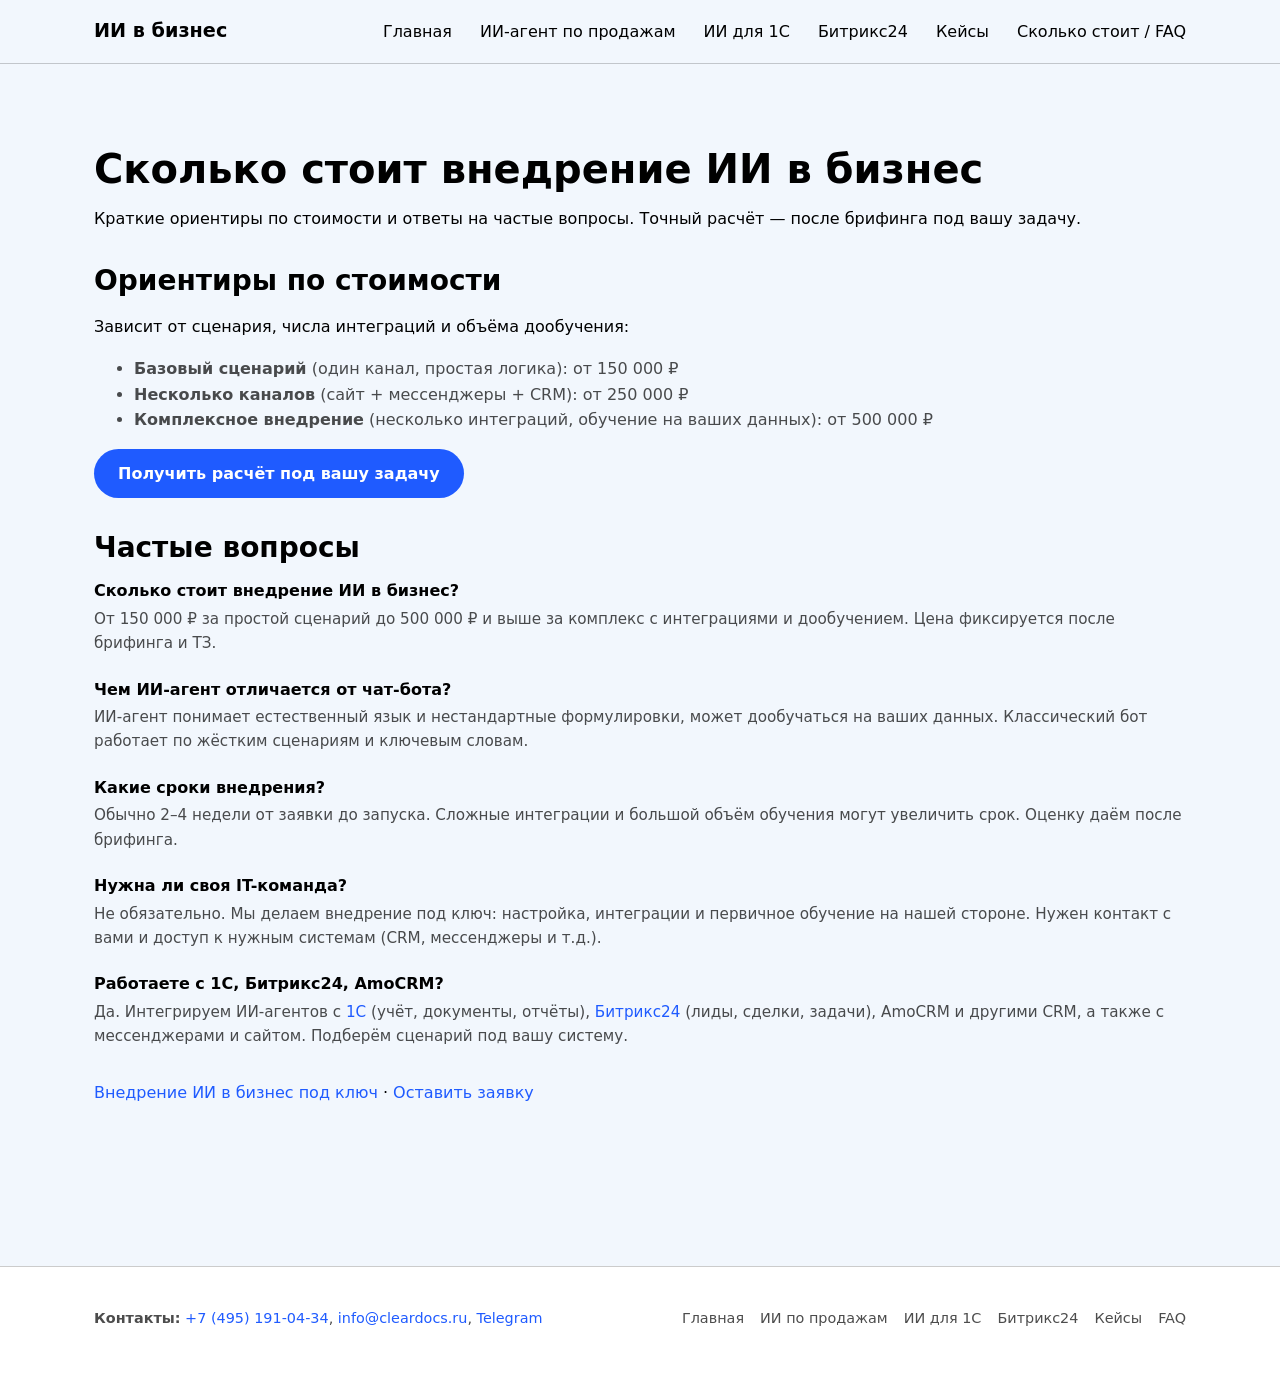
<file: faq.html>
<!DOCTYPE html>
<html lang="ru">
<head>
  <meta charset="UTF-8">
  <meta name="viewport" content="width=device-width, initial-scale=1.0">
  <meta name="yandex-verification" content="33d90b6be728fe25">
  <title>Сколько стоит внедрение ИИ в бизнес — FAQ</title>
  <meta name="description" content="Сколько стоит внедрение ИИ в бизнес. Ответы на вопросы: сроки, отличия от чат-бота, 1С, Битрикс24, AmoCRM.">
  <link rel="icon" href="images/favicon.svg" type="image/svg+xml">
  <link rel="stylesheet" href="css/style.css">
  <!-- Yandex.Metrika counter -->
  <script type="text/javascript">
    (function(m,e,t,r,i,k,a){
        m[i]=m[i]||function(){(m[i].a=m[i].a||[]).push(arguments)};
        m[i].l=1*new Date();
        for (var j = 0; j < document.scripts.length; j++) {if (document.scripts[j].src === r) { return; }}
        k=e.createElement(t),a=e.getElementsByTagName(t)[0],k.async=1,k.src=r,a.parentNode.insertBefore(k,a)
    })(window, document,'script','https://mc.yandex.ru/metrika/tag.js?id=107269222', 'ym');

    ym(107269222, 'init', {ssr:true, webvisor:true, clickmap:true, ecommerce:"dataLayer", referrer: document.referrer, url: location.href, accurateTrackBounce:true, trackLinks:true});
  </script>
  <noscript><div><img src="https://mc.yandex.ru/watch/107269222" style="position:absolute; left:-9999px;" alt="" /></div></noscript>
  <!-- /Yandex.Metrika counter -->
</head>
<body>
  <header class="header">
    <div class="container">
      <a href="index.html" class="logo">ИИ в бизнес</a>
      <button type="button" class="burger" aria-label="Меню" id="burger-btn">☰</button>
      <nav class="nav" id="nav">
        <a href="index.html">Главная</a>
        <a href="sales.html">ИИ-агент по продажам</a>
        <a href="1c.html">ИИ для 1С</a>
        <a href="bitrix24.html">Битрикс24</a>
        <a href="cases.html">Кейсы</a>
        <a href="faq.html">Сколько стоит / FAQ</a>
      </nav>
    </div>
  </header>

  <main>
    <section class="section">
      <div class="container">
        <h1>Сколько стоит внедрение ИИ в бизнес</h1>
        <p>Краткие ориентиры по стоимости и ответы на частые вопросы. Точный расчёт — после брифинга под вашу задачу.</p>

        <h2 style="margin-top: 2rem;">Ориентиры по стоимости</h2>
        <p>Зависит от сценария, числа интеграций и объёма дообучения:</p>
        <ul style="color: var(--color-text-muted);">
          <li><strong>Базовый сценарий</strong> (один канал, простая логика): от 150 000 ₽</li>
          <li><strong>Несколько каналов</strong> (сайт + мессенджеры + CRM): от 250 000 ₽</li>
          <li><strong>Комплексное внедрение</strong> (несколько интеграций, обучение на ваших данных): от 500 000 ₽</li>
        </ul>
        <p><a href="index.html#form" class="btn btn-primary">Получить расчёт под вашу задачу</a></p>

        <h2 style="margin-top: 2rem;">Частые вопросы</h2>

        <div class="faq-item">
          <h3>Сколько стоит внедрение ИИ в бизнес?</h3>
          <p>От 150 000 ₽ за простой сценарий до 500 000 ₽ и выше за комплекс с интеграциями и дообучением. Цена фиксируется после брифинга и ТЗ.</p>
        </div>
        <div class="faq-item">
          <h3>Чем ИИ-агент отличается от чат-бота?</h3>
          <p>ИИ-агент понимает естественный язык и нестандартные формулировки, может дообучаться на ваших данных. Классический бот работает по жёстким сценариям и ключевым словам.</p>
        </div>
        <div class="faq-item">
          <h3>Какие сроки внедрения?</h3>
          <p>Обычно 2–4 недели от заявки до запуска. Сложные интеграции и большой объём обучения могут увеличить срок. Оценку даём после брифинга.</p>
        </div>
        <div class="faq-item">
          <h3>Нужна ли своя IT-команда?</h3>
          <p>Не обязательно. Мы делаем внедрение под ключ: настройка, интеграции и первичное обучение на нашей стороне. Нужен контакт с вами и доступ к нужным системам (CRM, мессенджеры и т.д.).</p>
        </div>
        <div class="faq-item">
          <h3>Работаете с 1С, Битрикс24, AmoCRM?</h3>
          <p>Да. Интегрируем ИИ-агентов с <a href="1c.html">1С</a> (учёт, документы, отчёты), <a href="bitrix24.html">Битрикс24</a> (лиды, сделки, задачи), AmoCRM и другими CRM, а также с мессенджерами и сайтом. Подберём сценарий под вашу систему.</p>
        </div>

        <p style="margin-top: 2rem;"><a href="index.html">Внедрение ИИ в бизнес под ключ</a> · <a href="index.html#form">Оставить заявку</a></p>
      </div>
    </section>
  </main>

  <footer class="footer">
    <div class="container">
      <div>
        <p><strong>Контакты:</strong> <a href="tel:+74951910434">+7 (495) 191-04-34</a>, <a href="mailto:info@cleardocs.ru">info@cleardocs.ru</a>, <a href="https://t.me/antonbutov" target="_blank" rel="noopener">Telegram</a></p>
      </div>
      <nav class="footer-nav">
        <a href="index.html">Главная</a>
        <a href="sales.html">ИИ по продажам</a>
        <a href="1c.html">ИИ для 1С</a>
        <a href="bitrix24.html">Битрикс24</a>
        <a href="cases.html">Кейсы</a>
        <a href="faq.html">FAQ</a>
      </nav>
    </div>
  </footer>

  <script src="js/main.js"></script>
</body>
</html>
</file>
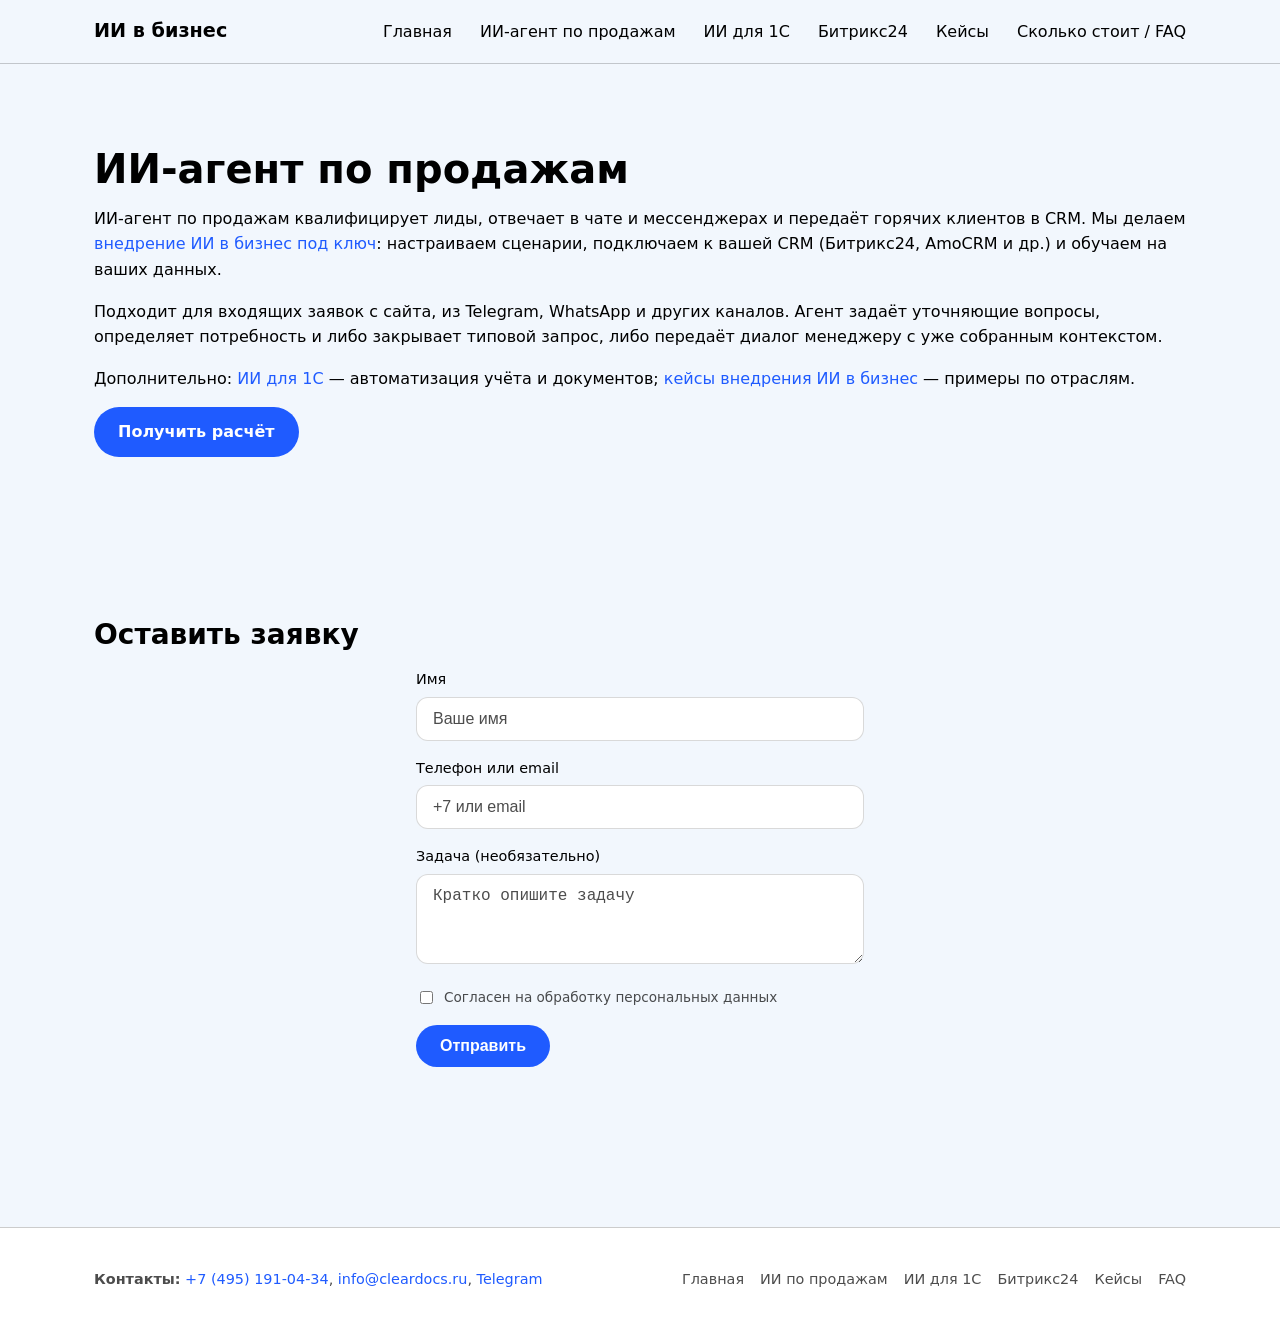
<file: sales.html>
<!DOCTYPE html>
<html lang="ru">
<head>
  <meta charset="UTF-8">
  <meta name="viewport" content="width=device-width, initial-scale=1.0">
  <meta name="yandex-verification" content="33d90b6be728fe25">
  <title>ИИ-агент по продажам — внедрение ИИ в бизнес под ключ</title>
  <meta name="description" content="ИИ-агент по продажам: квалификация лидов, ответы в чате и мессенджерах, интеграция с CRM. Внедрение под ключ за 2–4 недели.">
  <link rel="icon" href="images/favicon.svg" type="image/svg+xml">
  <link rel="stylesheet" href="css/style.css">
  <!-- Yandex.Metrika counter -->
  <script type="text/javascript">
    (function(m,e,t,r,i,k,a){
        m[i]=m[i]||function(){(m[i].a=m[i].a||[]).push(arguments)};
        m[i].l=1*new Date();
        for (var j = 0; j < document.scripts.length; j++) {if (document.scripts[j].src === r) { return; }}
        k=e.createElement(t),a=e.getElementsByTagName(t)[0],k.async=1,k.src=r,a.parentNode.insertBefore(k,a)
    })(window, document,'script','https://mc.yandex.ru/metrika/tag.js?id=107269222', 'ym');

    ym(107269222, 'init', {ssr:true, webvisor:true, clickmap:true, ecommerce:"dataLayer", referrer: document.referrer, url: location.href, accurateTrackBounce:true, trackLinks:true});
  </script>
  <noscript><div><img src="https://mc.yandex.ru/watch/107269222" style="position:absolute; left:-9999px;" alt="" /></div></noscript>
  <!-- /Yandex.Metrika counter -->
</head>
<body>
  <header class="header">
    <div class="container">
      <a href="index.html" class="logo">ИИ в бизнес</a>
      <button type="button" class="burger" aria-label="Меню" id="burger-btn">☰</button>
      <nav class="nav" id="nav">
        <a href="index.html">Главная</a>
        <a href="sales.html">ИИ-агент по продажам</a>
        <a href="1c.html">ИИ для 1С</a>
        <a href="bitrix24.html">Битрикс24</a>
        <a href="cases.html">Кейсы</a>
        <a href="faq.html">Сколько стоит / FAQ</a>
      </nav>
    </div>
  </header>

  <main>
    <section class="section">
      <div class="container">
        <h1>ИИ-агент по продажам</h1>
        <p>ИИ-агент по продажам квалифицирует лиды, отвечает в чате и мессенджерах и передаёт горячих клиентов в CRM. Мы делаем <a href="index.html">внедрение ИИ в бизнес под ключ</a>: настраиваем сценарии, подключаем к вашей CRM (Битрикс24, AmoCRM и др.) и обучаем на ваших данных.</p>
        <p>Подходит для входящих заявок с сайта, из Telegram, WhatsApp и других каналов. Агент задаёт уточняющие вопросы, определяет потребность и либо закрывает типовой запрос, либо передаёт диалог менеджеру с уже собранным контекстом.</p>
        <p>Дополнительно: <a href="1c.html">ИИ для 1С</a> — автоматизация учёта и документов; <a href="cases.html">кейсы внедрения ИИ в бизнес</a> — примеры по отраслям.</p>
        <p><a href="index.html#form" class="btn btn-primary">Получить расчёт</a></p>
      </div>
    </section>

    <section class="section" id="form">
      <div class="container">
        <h2>Оставить заявку</h2>
        <form class="form-section" action="https://formspree.io/f/myknwpan" method="post">
          <div class="form-group">
            <label for="name">Имя</label>
            <input type="text" id="name" name="name" required placeholder="Ваше имя">
          </div>
          <div class="form-group">
            <label for="contact">Телефон или email</label>
            <input type="text" id="contact" name="contact" required placeholder="+7 или email">
          </div>
          <div class="form-group">
            <label for="task">Задача (необязательно)</label>
            <textarea id="task" name="task" placeholder="Кратко опишите задачу"></textarea>
          </div>
          <div class="form-checkbox">
            <input type="checkbox" id="privacy" name="privacy" required>
            <label for="privacy">Согласен на обработку персональных данных</label>
          </div>
          <button type="submit" class="btn btn-primary">Отправить</button>
        </form>
      </div>
    </section>
  </main>

  <footer class="footer">
    <div class="container">
      <div>
        <p><strong>Контакты:</strong> <a href="tel:+74951910434">+7 (495) 191-04-34</a>, <a href="mailto:info@cleardocs.ru">info@cleardocs.ru</a>, <a href="https://t.me/antonbutov" target="_blank" rel="noopener">Telegram</a></p>
      </div>
      <nav class="footer-nav">
        <a href="index.html">Главная</a>
        <a href="sales.html">ИИ по продажам</a>
        <a href="1c.html">ИИ для 1С</a>
        <a href="bitrix24.html">Битрикс24</a>
        <a href="cases.html">Кейсы</a>
        <a href="faq.html">FAQ</a>
      </nav>
    </div>
  </footer>

  <script src="js/main.js"></script>
</body>
</html>
</file>
<file: css/style.css>
/* === UI система как на cleardocs.ru === */
:root {
  --color-bg: #f2f7fd;
  --color-surface: #ffffff;
  --color-surface-alt: #e8eef5;
  --color-text: #000000;
  --color-text-muted: rgba(0, 0, 0, 0.7);
  --color-accent: #1f5bff;
  --color-accent-hover: #4a90e2;
  --color-cta: #1f5bff;
  --color-cta-hover: #4a90e2;
  --font-sans: 'Tilda Sans', -apple-system, BlinkMacSystemFont, 'Segoe UI', system-ui, sans-serif;
  --container-max: 1140px;
  --radius-btn: 32px;
  --radius-card: 20px;
  --radius-input: 12px;
  --space-section: 5rem;
  --space-section-lg: 7rem;
  --header-border: 1px solid rgba(0, 0, 0, 0.2);
  --shadow-soft: 0 2px 16px rgba(0, 0, 0, 0.06);
}

/* === Шрифт Tilda Sans (аналог) === */
@font-face {
  font-family: 'Tilda Sans';
  src: local('Segoe UI'), local('-apple-system-blinkmacsystemfont');
  font-weight: 400 700;
  font-display: swap;
}

/* === Сброс === */
*, *::before, *::after { box-sizing: border-box; }
html { scroll-behavior: smooth; }
body {
  margin: 0;
  font-family: var(--font-sans);
  font-size: 16px;
  line-height: 1.6;
  color: var(--color-text);
  background: var(--color-bg);
}

/* === Типографика === */
h1, h2, h3 { margin-top: 0; line-height: 1.25; color: var(--color-text); }
h1 { font-size: clamp(1.75rem, 4vw, 2.5rem); margin-bottom: 0.75rem; font-weight: 700; }
h2 { font-size: clamp(1.35rem, 3vw, 1.75rem); margin-bottom: 1rem; font-weight: 700; }
h3 { font-size: 1.15rem; margin-bottom: 0.5rem; font-weight: 600; }
p { margin: 0 0 1rem; }
p:last-child { margin-bottom: 0; }
a { color: var(--color-accent); text-decoration: none; }
a:hover { color: var(--color-accent-hover); text-decoration: underline; }

/* === Секции и контейнер === */
.section { padding: var(--space-section) 0; }
.section-alt { background: var(--color-surface); padding: var(--space-section) 0; }
.container {
  max-width: var(--container-max);
  margin: 0 auto;
  padding: 0 1.5rem;
}

/* === Кнопки (как cleardocs: скругление 30–32px) === */
.btn {
  display: inline-block;
  padding: 0.75rem 1.5rem;
  font-size: 1rem;
  font-weight: 600;
  border: none;
  border-radius: var(--radius-btn);
  cursor: pointer;
  transition: background 0.2s, color 0.2s, opacity 0.2s;
}
.btn-primary {
  background: var(--color-cta);
  color: #fff;
}
.btn-primary:hover {
  background: var(--color-cta-hover);
  color: #fff;
  text-decoration: none;
  opacity: 0.95;
}
.btn-secondary {
  background: var(--color-surface);
  color: var(--color-text);
  border: none;
  box-shadow: var(--shadow-soft);
}
.btn-secondary:hover {
  background: var(--color-surface-alt);
  color: var(--color-text);
  text-decoration: none;
}

/* === Шапка (как cleardocs: светлая, border-bottom) === */
.header {
  background: var(--color-bg);
  border-bottom: var(--header-border);
  position: sticky;
  top: 0;
  z-index: 100;
}
.header .container {
  display: flex;
  align-items: center;
  justify-content: space-between;
  padding-top: 1rem;
  padding-bottom: 1rem;
}
.logo { font-weight: 700; font-size: 1.2rem; color: var(--color-text); }
.logo:hover { text-decoration: none; color: var(--color-accent); }
.nav { display: flex; flex-wrap: wrap; gap: 0.5rem 1.75rem; align-items: center; }
.nav a { color: var(--color-text); }
.nav a:hover { color: var(--color-accent); }

/* === Hero (светлый фон, центр) === */
.hero {
  padding: var(--space-section-lg) 0;
  text-align: center;
  background: var(--color-bg);
}
.hero h1 { margin-bottom: 0.75rem; }
.hero .lead {
  font-size: 1.15rem;
  color: var(--color-text-muted);
  max-width: 48ch;
  margin: 0 auto 1.75rem;
  line-height: 1.6;
}
.hero-actions { display: flex; flex-wrap: wrap; gap: 1rem; justify-content: center; }

/* === Карточки (белые, скругление, лёгкая тень) === */
.cards { display: grid; gap: 1.5rem; }
@media (min-width: 640px) {
  .cards-2 { grid-template-columns: repeat(2, 1fr); }
  .cards-3 { grid-template-columns: repeat(3, 1fr); }
  .cards-4 { grid-template-columns: repeat(2, 1fr); }
}
@media (min-width: 900px) {
  .cards-4 { grid-template-columns: repeat(4, 1fr); }
}
.card {
  background: var(--color-surface);
  border-radius: var(--radius-card);
  padding: 1.5rem;
  box-shadow: var(--shadow-soft);
  border: none;
}
.card h3 { margin-top: 0; color: var(--color-text); }
.card p { font-size: 0.95rem; color: var(--color-text-muted); }

/* === Список этапов === */
.steps { list-style: none; padding: 0; margin: 0; }
.steps li {
  display: flex;
  gap: 1rem;
  margin-bottom: 1rem;
  padding: 1rem 1.25rem;
  background: var(--color-surface);
  border-radius: var(--radius-card);
  box-shadow: var(--shadow-soft);
}
.steps .num { font-weight: 700; color: var(--color-accent); min-width: 1.5rem; }
.steps .title { font-weight: 600; color: var(--color-text); }

/* === Интеграции (теги) === */
.integrations { display: flex; flex-wrap: wrap; gap: 0.5rem; }
.integrations a {
  display: inline-block;
  padding: 0.5rem 1rem;
  background: var(--color-surface);
  border-radius: var(--radius-input);
  font-size: 0.9rem;
  color: var(--color-text);
  box-shadow: var(--shadow-soft);
}
.integrations a:hover { background: var(--color-surface-alt); color: var(--color-accent); text-decoration: none; }

/* === FAQ === */
.faq-item { margin-bottom: 1.5rem; }
.faq-item h3 { font-size: 1rem; margin-bottom: 0.35rem; color: var(--color-text); }
.faq-item p { font-size: 0.95rem; color: var(--color-text-muted); }

/* === Форма (светлые инпуты) === */
.form-section { max-width: 28rem; margin: 0 auto; }
.form-group { margin-bottom: 1rem; }
.form-group label { display: block; margin-bottom: 0.35rem; font-size: 0.9rem; color: var(--color-text); }
.form-group input,
.form-group textarea {
  width: 100%;
  padding: 0.75rem 1rem;
  font-size: 1rem;
  border: 1px solid rgba(0, 0, 0, 0.15);
  border-radius: var(--radius-input);
  background: var(--color-surface);
  color: var(--color-text);
}
.form-group textarea { min-height: 90px; resize: vertical; }
.form-group input::placeholder,
.form-group textarea::placeholder { color: var(--color-text-muted); }
.form-checkbox { display: flex; align-items: flex-start; gap: 0.5rem; margin-bottom: 1rem; }
.form-checkbox input { width: auto; margin-top: 0.2rem; }
.form-checkbox label { font-size: 0.85rem; color: var(--color-text-muted); }

/* === Подвал (как cleardocs: светлый) === */
.footer {
  background: var(--color-surface);
  padding: 2.5rem 0;
  margin-top: var(--space-section);
  border-top: var(--header-border);
}
.footer .container {
  display: grid;
  gap: 1.5rem;
}
@media (min-width: 640px) {
  .footer .container { grid-template-columns: 1fr auto; align-items: start; }
}
.footer-nav { display: flex; flex-wrap: wrap; gap: 0.5rem 1rem; }
.footer-nav a { color: var(--color-text-muted); font-size: 0.9rem; }
.footer-nav a:hover { color: var(--color-accent); }
.footer p { font-size: 0.9rem; color: var(--color-text-muted); margin: 0 0 0.5rem; }

/* === Бургер === */
.burger {
  display: none;
  background: none;
  border: none;
  color: var(--color-text);
  font-size: 1.5rem;
  cursor: pointer;
  padding: 0.25rem;
}
@media (max-width: 767px) {
  .burger { display: block; }
  .nav { display: none; }
  .nav.is-open { display: flex; flex-direction: column; width: 100%; }
  .header .container { flex-wrap: wrap; }
  .header .container .nav { order: 3; width: 100%; }
  .header { background: var(--color-bg); }
  .cards-2, .cards-3, .cards-4 { grid-template-columns: 1fr; }
}
</file>
